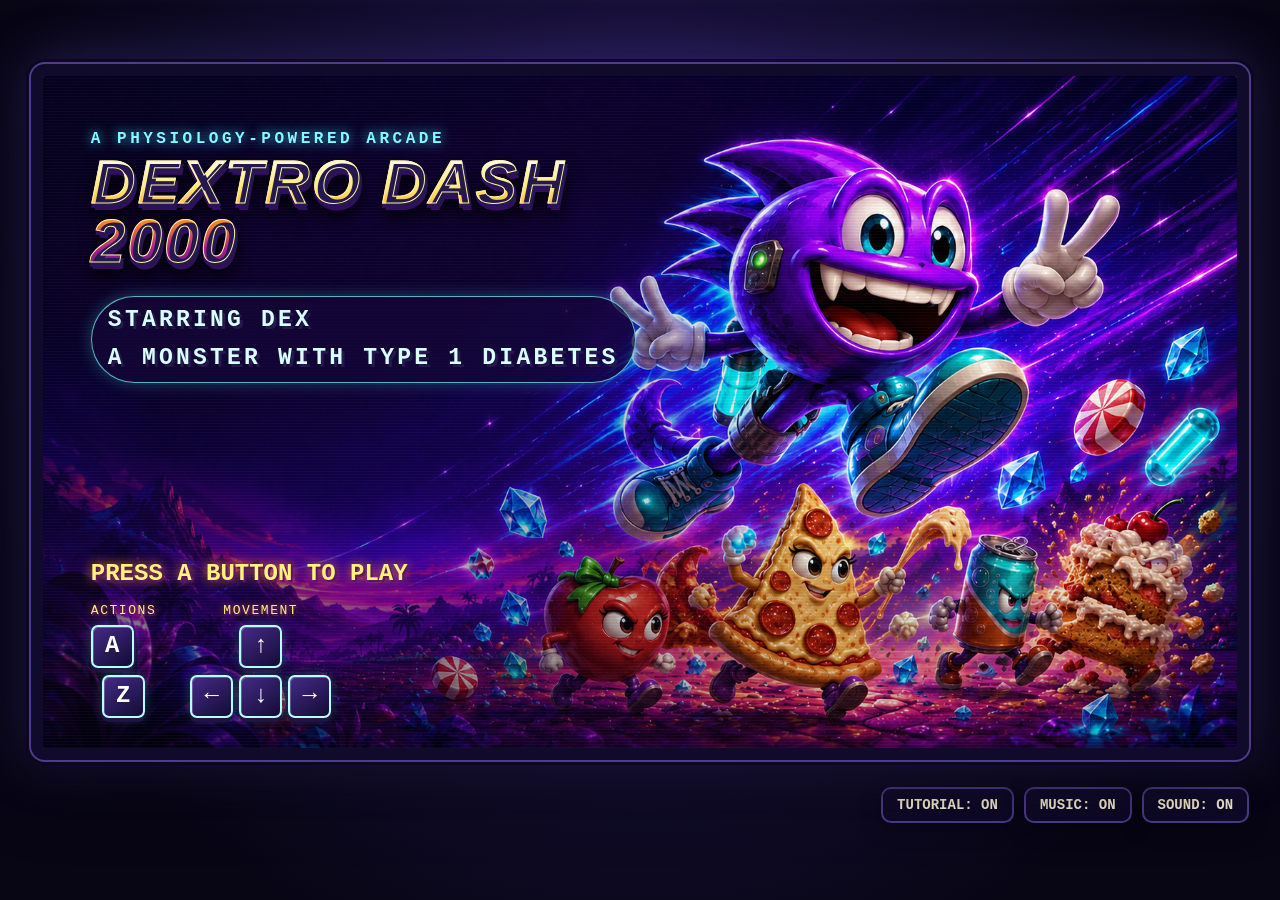
<file: index.html>
<!doctype html>
<html lang="en">
<head>
    <meta charset="utf-8">
    <meta name="viewport" content="width=device-width, initial-scale=1">
    <title>DEXTRO DASH 2000 - playable prototype</title>
    <link rel="icon" href="data:image/svg+xml,<svg xmlns='http://www.w3.org/2000/svg' viewBox='0 0 32 32'><rect width='32' height='32' rx='7' fill='%23100b28'/><circle cx='16' cy='16' r='10' fill='%237d24b7'/><circle cx='13' cy='13' r='2' fill='white'/><circle cx='20' cy='13' r='2' fill='white'/><path d='M11 20 Q16 24 22 19' fill='none' stroke='%237cf5ff' stroke-width='2' stroke-linecap='round'/></svg>">
    <link rel="stylesheet" href="style.css?v=0.1.4">
</head>
<body>
    <main class="game-page">
        <section class="game-cabinet" aria-label="DEXTRO DASH 2000">
            <canvas
                id="gameCanvas"
                width="1920"
                height="1080"
                tabindex="0"
                aria-label="Playable platform game. Use the left and right arrow keys to run, the up arrow to jump, Z to release stored pump insulin, and A to eat candy.">
            </canvas>

            <div id="gameOverlay" class="game-overlay title-screen">
                <p class="title-kicker">A PHYSIOLOGY-POWERED ARCADE</p>
                <h1 id="overlayTitle">DEXTRO DASH 2000</h1>
                <p id="overlaySubtitle">STAGE 01</p>
                <div id="attractGallery" class="attract-gallery"></div>
                <div id="titleKeyboardMap" class="title-keyboard-map" aria-label="Keyboard controls: A, Z and arrow keys">
                    <div class="action-key-cluster" aria-hidden="true">
                        <span class="keyboard-group-label">ACTIONS</span>
                        <kbd>A</kbd>
                        <kbd class="key-z">Z</kbd>
                    </div>
                    <div class="arrow-key-cluster" aria-hidden="true">
                        <span class="keyboard-group-label">MOVEMENT</span>
                        <kbd class="arrow-up">↑</kbd>
                        <div class="arrow-key-row">
                            <kbd>←</kbd><kbd>↓</kbd><kbd>→</kbd>
                        </div>
                    </div>
                </div>
                <p id="overlayPrompt" class="blink">PRESS A BUTTON TO PLAY</p>
            </div>

            <div id="demoBadge" class="demo-badge hidden" aria-hidden="true">
                <strong>DEMO MODE</strong>
                    <span>PRESS ARROWS / A / Z TO PLAY</span>
            </div>

            <p id="liveStatus" class="sr-only" aria-live="polite"></p>
            <!-- Indholdet genbruges fra introens tastaturskitse i game.js. -->
            <div id="playKeyboardMap" class="title-keyboard-map play-keyboard-map" aria-label="Keyboard controls: A, Z and arrow keys" hidden></div>
            <aside id="hintPanel" class="hint-panel" aria-label="Game tip" hidden>
                <span class="hint-label">GAME TIP</span>
                <p id="gameHint" class="game-hint" role="status" hidden></p>
                <span id="hintTimerLabel" class="hint-timer-label"></span>
                <progress id="hintTimer" class="hint-timer" max="8" value="8" aria-label="Time until full game speed"></progress>
            </aside>
        </section>

        <div class="game-toolbar">
            <button id="tutorialToggle" class="sound-toggle" type="button" aria-pressed="true">TUTORIAL: ON</button>
            <button id="musicToggle" class="sound-toggle" type="button" aria-pressed="true">
                MUSIC: ON
            </button>
            <button id="soundToggle" class="sound-toggle" type="button" aria-pressed="true">
                SOUND: ON
            </button>
        </div>
    </main>

    <!-- Prototypen er selvstændig: de 2 motorfiler ligger lokalt i engine/. -->
    <script src="engine/hovorka.js?v=0.1.4"></script>
    <script src="engine/physiology-engine.js?v=0.1.4"></script>
    <script src="campaign.js?v=0.1.4"></script>
    <script src="audio.js?v=0.1.4"></script>
    <script src="docs/vendor/three.min.js"></script>
    <script src="docs/dex-3d-model.js?v=0.1.4"></script>
    <script src="dex-game-renderer.js?v=0.1.4"></script>
    <script src="glucose-particles.js?v=0.1.4"></script>
    <script src="hud-particle-chamber.js?v=0.1.4"></script>
    <script src="bg-hud-renderer.js?v=0.1.4"></script>
    <script src="scenery.js?v=0.1.4"></script>
    <script src="dex-activity.js?v=0.1.4"></script>
    <script src="game.js?v=0.1.4"></script>
</body>
</html>
</file>
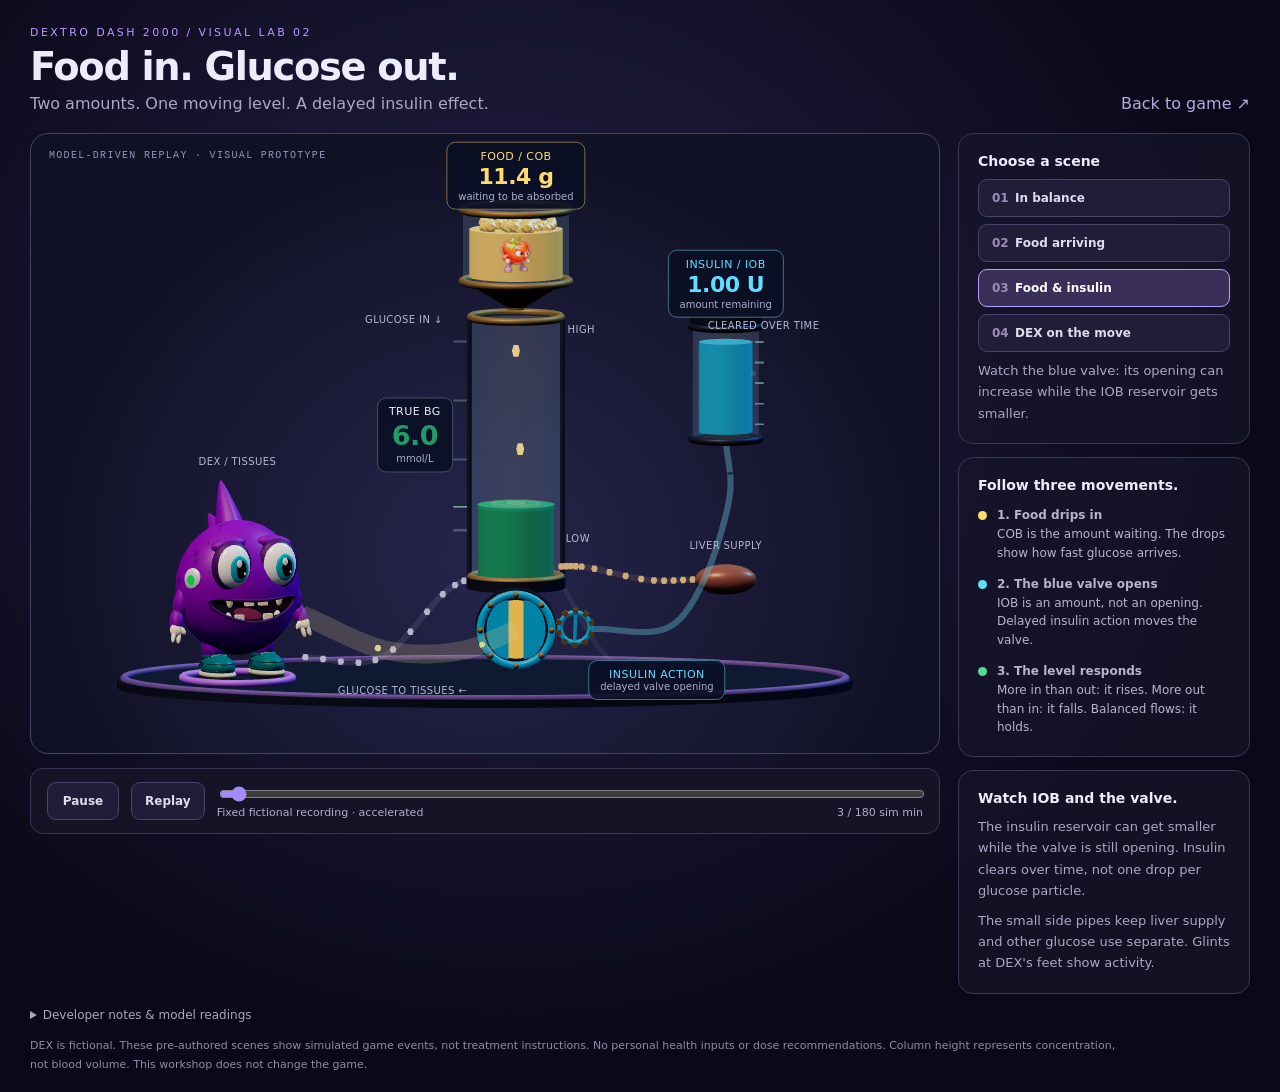
<file: docs/bg-learning.html>
<!doctype html>
<!-- Selvstændig visuel prototype; ændrer ikke spillets HUD eller motor. -->
<html lang="en"><head><meta charset="utf-8"><meta name="viewport" content="width=device-width,initial-scale=1">
<title>DEXTRO DASH 2000 — Glucose workshop</title>
<style>
:root{color-scheme:dark;font:16px system-ui,sans-serif;color:#ececfa;background:#0b0919;--muted:#aaa8c6;--blue:#62dcff;--food:#ffda6d}
*{box-sizing:border-box}body{margin:0;background:radial-gradient(ellipse at 40% 35%,#241f47,transparent 68%)}
main{max-width:1680px;margin:auto;padding:26px 30px 18px}header{display:flex;align-items:end;justify-content:space-between;gap:20px;margin-bottom:20px}
.eyebrow{font-size:11px;letter-spacing:.22em;color:#bc99ff}h1{font-size:clamp(28px,3vw,44px);letter-spacing:-.035em;margin:5px 0}header p{color:var(--muted);margin:0}a{color:#b0acdc;text-decoration:none}a:hover{color:white}
.layout{display:grid;grid-template-columns:minmax(0,1fr) 292px;gap:18px}.preview{position:relative;background:radial-gradient(ellipse at 50% 68%,#25254d,#111125 70%);border:1px solid #494063;border-radius:18px;overflow:hidden;min-height:540px;height:min(69vh,760px)}
#scene{display:block;width:100%;height:100%}#labels{position:absolute;inset:0;pointer-events:none}.tag{position:absolute;transform:translate(-50%,-50%);text-align:center;white-space:nowrap;padding:7px 11px;border-radius:9px;background:#0c1025e6;border:1px solid #4a4b69;font-size:11px;letter-spacing:.04em}.tag strong{display:block;font-size:22px;line-height:1.3;letter-spacing:-.02em;font-variant-numeric:tabular-nums}.tag small{display:block;color:#abaec9;font-size:10px;letter-spacing:0}.tag.food{color:var(--food);border-color:#816f44}.tag.insulin{color:var(--blue);border-color:#3c738c}.tag.bg strong{font-size:27px;color:#76edaf}.tag.plain{background:transparent;border:0;color:#b5b6d4;font-size:10px}.badge{position:absolute;left:18px;top:16px;color:#9695be;font:10px ui-monospace,monospace;letter-spacing:.13em}
aside{display:flex;flex-direction:column;gap:13px}.panel{padding:19px;border:1px solid #3c3657;border-radius:15px;background:#18162ba8}.panel h2{margin:0 0 10px;font-size:14px}.panel p{color:var(--muted);font-size:13px;line-height:1.65;margin:8px 0 0}.scenarios{display:grid;gap:7px}button{cursor:pointer;border:1px solid #4b416b;border-radius:9px;background:#211c37;color:#dfdcee;padding:11px 13px;font:600 12px system-ui;text-align:left}button:hover{border-color:#b294f3;background:#312747}button:focus-visible,input:focus-visible{outline:2px solid #fff;outline-offset:3px}button[aria-pressed=true]{border-color:#b4a0ff;background:#3a2f58;color:#fff}button .num{color:#9a90b5;display:inline-block;width:23px}.key{display:flex;gap:10px;align-items:start;margin-top:13px;font-size:12px;line-height:1.55;color:#b8b4d0}.dot{width:9px;height:9px;flex:none;border-radius:50%;margin-top:5px;background:var(--c)}
.transport{display:flex;align-items:center;gap:12px;margin-top:14px;padding:13px 16px;border:1px solid #3b3455;border-radius:13px;background:#171327}.transport button{text-align:center;min-width:72px}.timeline{flex:1}.timeline input{width:100%;accent-color:#a58bfa}.timeline div{display:flex;justify-content:space-between;font-size:11px;color:#b1aaca}.timeline output{font-variant-numeric:tabular-nums}.footer{font-size:11px;color:#8e8aa8;line-height:1.7;margin:15px 0 0;max-width:1100px}details{font-size:12px;color:#a8a7bc;margin-top:14px}summary{cursor:pointer}.error{position:absolute;inset:25%;background:#25203b;padding:25px;border-radius:12px;color:#ffc0bd}#modelReadout{font:11px ui-monospace,monospace;white-space:pre-wrap;line-height:1.7}
@media(max-width:1000px){main{padding:18px}.layout{grid-template-columns:1fr}aside{display:grid;grid-template-columns:1fr 1fr}.preview{height:62vw;min-height:400px}.panel:last-child{display:none}header p{font-size:13px}}
@media(max-width:600px){main{padding:10px}header{align-items:start}header a{font-size:12px}aside{grid-template-columns:1fr}.preview{height:480px;min-height:0}.tag{font-size:9px;padding:4px}.tag strong{font-size:15px}.tag.bg strong{font-size:19px}.tag small{font-size:8px}.transport{gap:7px;padding:9px}.transport button{min-width:53px;padding:9px}.scenarios{grid-template-columns:1fr 1fr}.panel{padding:14px}.badge{font-size:8px}}
</style></head><body><main>
<header><div><div class="eyebrow">DEXTRO DASH 2000 / VISUAL LAB 02</div><h1>Food in. Glucose out.</h1><p>Two amounts. One moving level. A delayed insulin effect.</p></div><a href="../index.html">Back to game ↗</a></header>
<div class="layout"><section><div class="preview"><canvas id="scene" aria-label="Food dripping into a 3D blood glucose column, a blue insulin valve opening below it, and glucose moving toward DEX"></canvas><div class="badge">MODEL-DRIVEN REPLAY · VISUAL PROTOTYPE</div><div id="labels"></div><p id="error" class="error" hidden></p></div>
<div class="transport"><button id="pause">Pause</button><button id="replay">Replay</button><div class="timeline"><input id="timeline" type="range" min="0" max="180" value="0" step="0.25" aria-label="Replay position"><div><span>Fixed fictional recording · accelerated</span><output id="time">0 / 180 sim min</output></div></div></div></section>
<aside><section class="panel"><h2>Choose a scene</h2><div class="scenarios">
<button data-case="balance" aria-pressed="false"><span class="num">01</span>In balance</button>
<button data-case="food" aria-pressed="false"><span class="num">02</span>Food arriving</button>
<button data-case="insulin" aria-pressed="true"><span class="num">03</span>Food &amp; insulin</button>
<button data-case="run" aria-pressed="false"><span class="num">04</span>DEX on the move</button></div><p id="sceneNote"></p></section>
<section class="panel"><h2>Follow three movements.</h2><div class="key"><i class="dot" style="--c:#ffda6d"></i><span><b>1. Food drips in</b><br>COB is the amount waiting. The drops show how fast glucose arrives.</span></div>
<div class="key"><i class="dot" style="--c:#62dcff"></i><span><b>2. The blue valve opens</b><br>IOB is an amount, not an opening. Delayed insulin action moves the valve.</span></div>
<div class="key"><i class="dot" style="--c:#55d895"></i><span><b>3. The level responds</b><br>More in than out: it rises. More out than in: it falls. Balanced flows: it holds.</span></div></section>
<section class="panel"><h2>Watch IOB and the valve.</h2><p>The insulin reservoir can get smaller while the valve is still opening. Insulin clears over time, not one drop per glucose particle.</p><p>The small side pipes keep liver supply and other glucose use separate. Glints at DEX's feet show activity.</p></section></aside></div>
<details><summary>Developer notes &amp; model readings</summary><p>Column height follows true blood glucose, not CGM. The valve is a visual metaphor for delayed x1 transport action relative to its starting baseline, not a literal anatomical valve, percentage of active insulin or combined insulin effect. Its bounded opening does not calculate the glucose flow or BG. Basal action can keep it partly open with zero rapid IOB.</p><p>Glucose particles follow separate food appearance, liver output, net blood-to-tissue transport, background use and renal loss. Negative transport reverses the particles. The blue wire carries an action signal, not glucose or a stoichiometric stream of insulin. Tissue disposal and exercise act in Q2 and are not subtracted again from the blood column. Insulin also influences liver output; that effect remains in the liver stream. Particle density is bounded for readability, not a count of molecules.</p><p>The food reservoir uses actual model gut contents (D1 + D2), expressed as grams of glucose equivalent. The main game's COB is a separate time-based estimate; it is not changed by this draft. The four recordings are unchanged; no personal data, dosing inputs or recommendations are added.</p><pre id="modelReadout"></pre></details>
<p class="footer">DEX is fictional. These pre-authored scenes show simulated game events, not treatment instructions. No personal health inputs or dose recommendations. Column height represents concentration, not blood volume. This workshop does not change the game.</p>
</main><script src="vendor/three.min.js"></script><script src="../engine/hovorka.js"></script><script src="../engine/physiology-engine.js"></script><script src="../campaign.js"></script><script src="dex-3d-model.js"></script><script src="bg-learning-data.js"></script><script src="bg-learning.js?v=valve-1"></script></body></html>
</file>
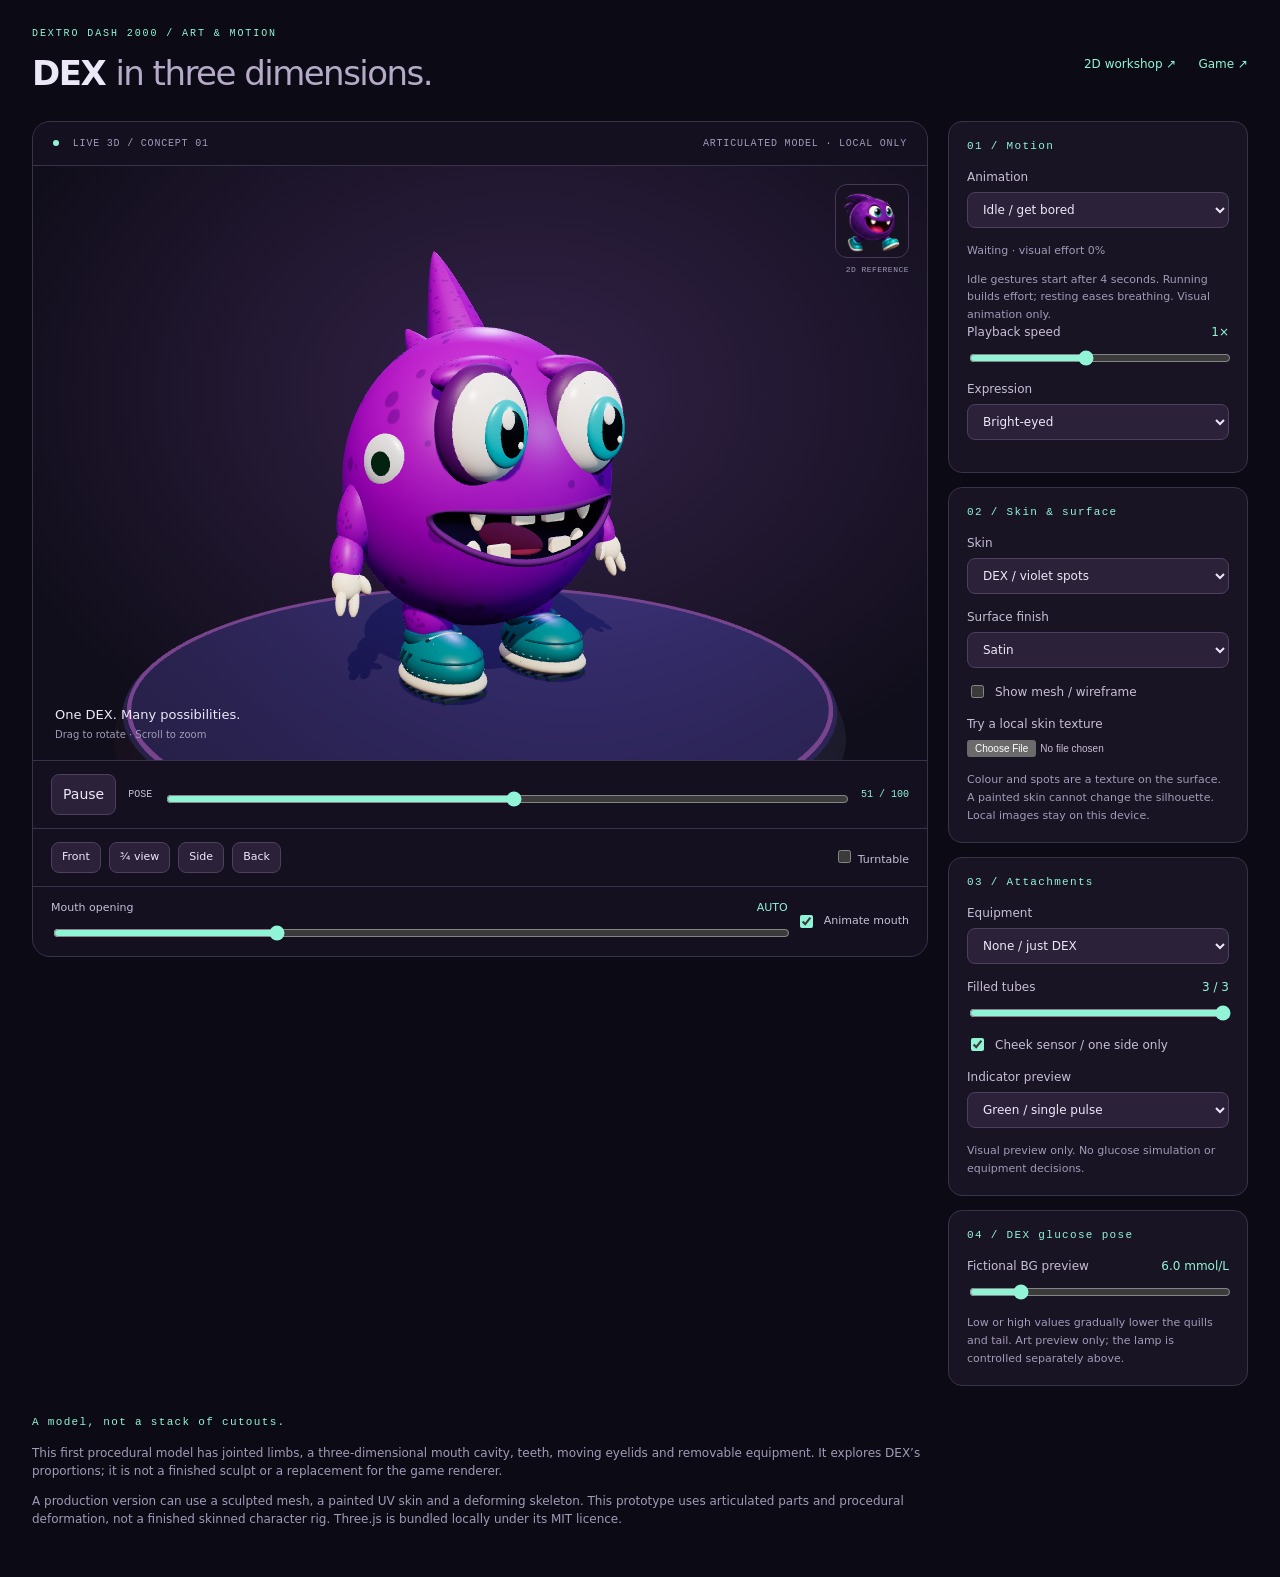
<file: docs/dex-3d.html>
<!doctype html>
<!-- Separat 3D-artprototype. Ingen spiltilstand, fysiologi eller ændringer i spillet. -->
<html lang="en"><head><meta charset="utf-8"><meta name="viewport" content="width=device-width,initial-scale=1"><title>DEX / 3D Character Lab</title><link rel="icon" href="data:,"><link rel="stylesheet" href="dex-3d.css"></head>
<body><header><div><p class="eyebrow">DEXTRO DASH 2000 / ART & MOTION</p><h1>DEX <span>in three dimensions.</span></h1></div><nav><a href="dex-workshop.html">2D workshop ↗</a><a href="../index.html">Game ↗</a></nav></header>
<main><section class="preview"><div class="stage-title"><span><i></i> LIVE 3D / CONCEPT 01</span><span id="status" role="status">Building DEX…</span></div>
<div class="viewport"><canvas id="scene" aria-label="Interactive 3D DEX. Drag to rotate; use the view buttons for keyboard control."></canvas><div class="stage-caption"><strong>One DEX. Many possibilities.</strong><span>Drag to rotate · Scroll to zoom</span></div><img class="reference" src="../assets/player-monster.png" alt="Original 2D DEX reference"><span class="reference-label">2D REFERENCE</span></div>
<div class="transport"><button id="play" aria-pressed="true">Pause</button><label>POSE <input id="frame" type="range" min="0" max="100" value="0" aria-label="Animation frame"></label><output id="frameLabel">00 / 100</output></div>
<div class="views" aria-label="Camera views"><button data-view="0">Front</button><button data-view="-32">¾ view</button><button data-view="-90">Side</button><button data-view="180">Back</button><label><input id="turntable" type="checkbox"> Turntable</label></div></section>
<aside><section class="card"><h2>01 / Motion</h2><label>Animation<select id="motion"><option value="idle">Idle / get bored</option><option value="run">Run / build up effort</option><option value="jump">Jump / tuck & land</option><option value="eat">Eat / reach & chomp</option><option value="inspect">Preview / inspect shoe</option><option value="curious">Preview / look at you</option><option value="pant">Preview / catch breath</option></select></label><p id="activityLabel" class="small">Waiting · visual effort 0%</p><p class="small">Idle gestures start after 4 seconds. Running builds effort; resting eases breathing. Visual animation only.</p><label>Playback speed <output id="speedLabel">1×</output><input id="speed" type="range" min="0.2" max="2" step="0.1" value="1"></label><label>Expression<select id="expression"><option value="happy">Bright-eyed</option><option value="sleepy">Sleepy</option><option value="grumpy">Grumpy</option></select></label><label>Mouth opening <output id="mouthLabel">AUTO</output><input id="mouth" type="range" min="0" max="100" value="30"></label><label class="check"><input id="autoMouth" type="checkbox" checked> Animate mouth</label></section>
<section class="card"><h2>02 / Skin & surface</h2><label>Skin<select id="skin"><option value="purple">DEX / violet spots</option><option value="mint">Mint / lagoon spots</option><option value="clay">Clay / shape study</option></select></label><label>Surface finish<select id="finish"><option value="satin">Satin</option><option value="gloss">Glossy arcade toy</option><option value="matte">Matte</option></select></label><label class="check"><input id="wire" type="checkbox"> Show mesh / wireframe</label><label class="file-label">Try a local skin texture<input id="texture" type="file" accept="image/png,image/jpeg,image/webp"></label><p class="small" id="skinNote">Colour and spots are a texture on the surface. A painted skin cannot change the silhouette. Local images stay on this device.</p></section>
<section class="card"><h2>03 / Attachments</h2><label>Equipment<select id="gear"><option value="none">None / just DEX</option><option value="pump">Belly pump</option><option value="backpack">Advanced backpack</option></select></label><label>Filled tubes <output id="stockLabel">3 / 3</output><input id="stock" type="range" min="0" max="3" value="3"></label><label class="check"><input id="cgm" type="checkbox" checked> Cheek sensor / one side only</label><label>Indicator preview<select id="lamp"><option value="green">Green / single pulse</option><option value="orange">Orange / paired pulse</option><option value="red">Red / fast pulse</option><option value="off">Off</option></select></label><p class="small">Visual preview only. No glucose simulation or equipment decisions.</p></section></aside>
<section class="notes"><h2>A model, not a stack of cutouts.</h2><p>This first procedural model has jointed limbs, a three-dimensional mouth cavity, teeth, moving eyelids and removable equipment. It explores DEX’s proportions; it is not a finished sculpt or a replacement for the game renderer.</p><p>A production version can use a sculpted mesh, a painted UV skin and a deforming skeleton. This prototype uses articulated parts and procedural deformation, not a finished skinned character rig. Three.js is bundled locally under its MIT licence.</p></section></main>
<template id="glucosePreview"><section class="card"><h2>04 / DEX glucose pose</h2><label>Fictional BG preview <output id="bgLabel">6.0 mmol/L</output><input id="bg" type="range" min="2.5" max="22" step="0.1" value="6"></label><p class="small">Low or high values gradually lower the quills and tail. Art preview only; the lamp is controlled separately above.</p></section></template>
<script src="vendor/three.min.js"></script><script src="dex-3d-model.js?v=5"></script><script src="dex-3d.js?v=3"></script></body></html>
</file>
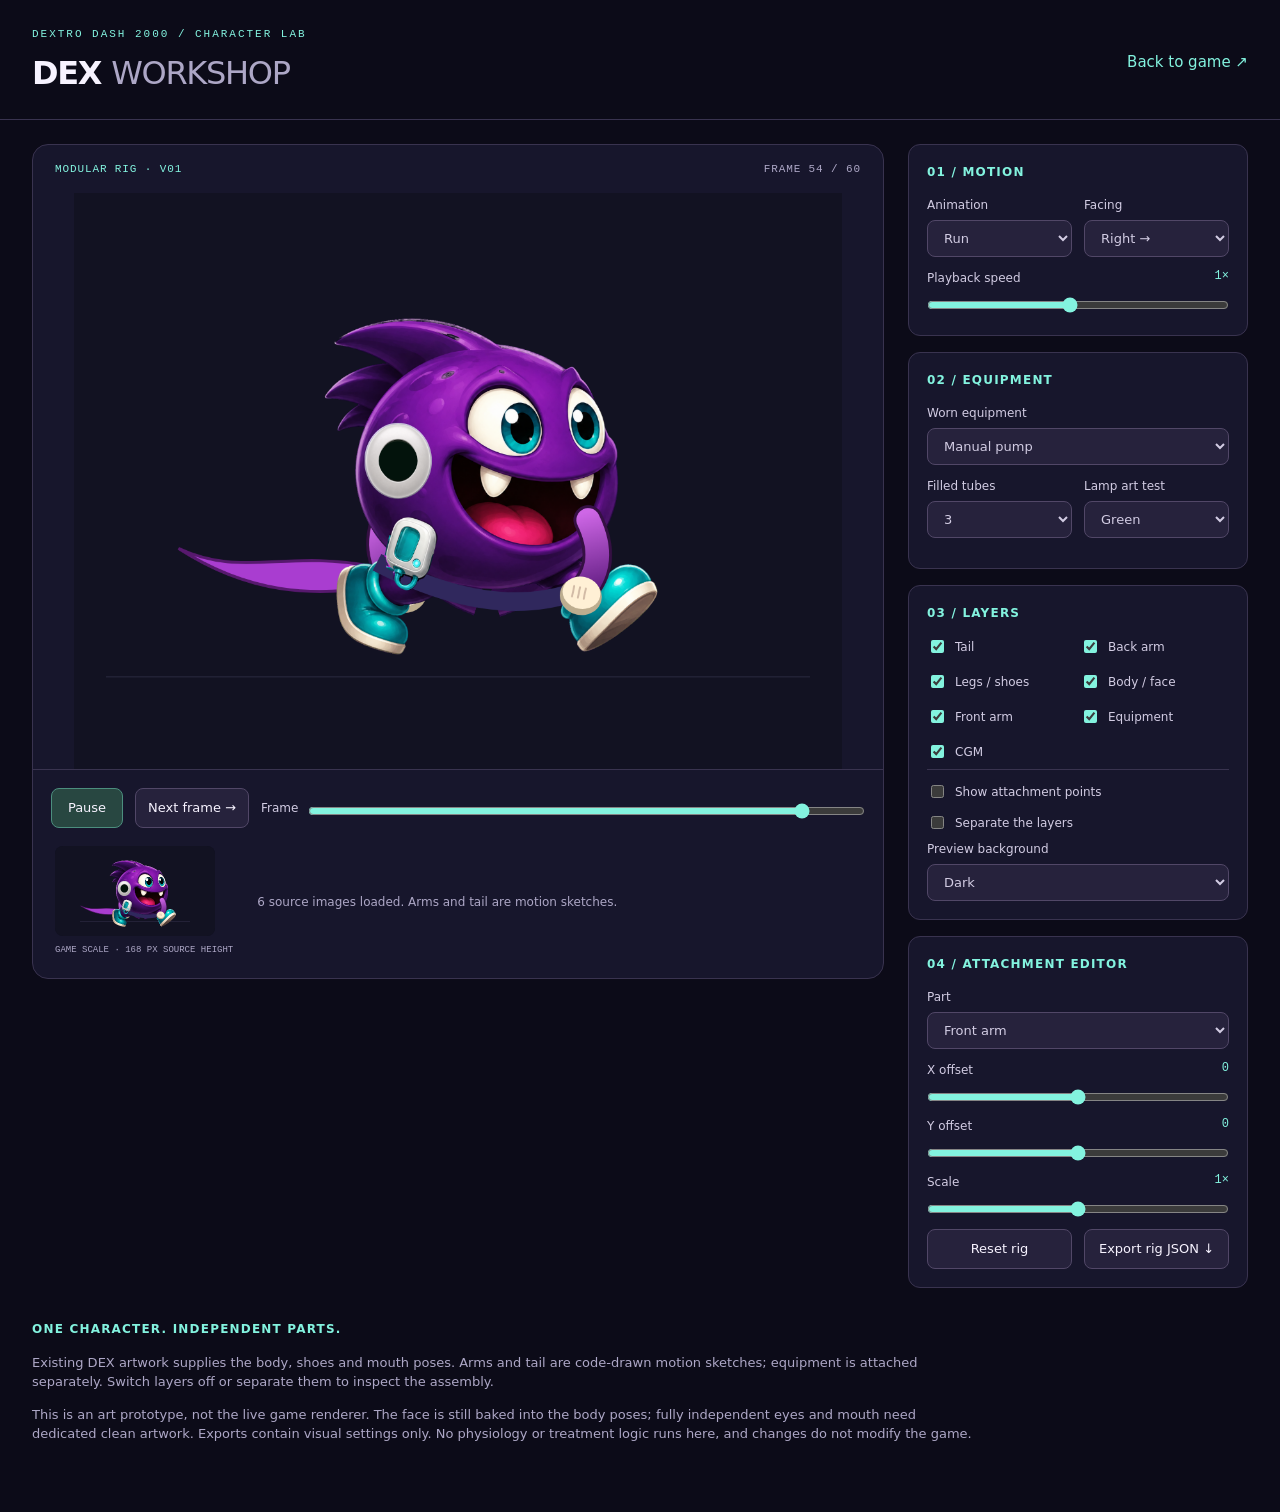
<file: docs/dex-workshop.html>
<!doctype html>
<!-- Selvstændigt animationsværksted. Ingen spilmotor eller fysiologi indlæses. -->
<html lang="en">
<head><meta charset="utf-8"><meta name="viewport" content="width=device-width,initial-scale=1"><title>DEX Workshop · DEXTRO DASH 2000</title><link rel="stylesheet" href="dex-workshop.css"></head>
<body>
<header><div><p class="eyebrow">DEXTRO DASH 2000 / CHARACTER LAB</p><h1>DEX <span>WORKSHOP</span></h1></div><a href="../index.html">Back to game ↗</a></header>
<main>
 <section class="stage-panel" aria-label="Character preview">
  <div class="stage-heading"><span class="badge">MODULAR RIG · V01</span><span id="frameReadout">FRAME 01 / 60</span></div>
  <canvas id="rigCanvas" width="1200" height="900" aria-label="Large animated DEX preview"></canvas>
  <div class="transport"><button id="playToggle" aria-pressed="true">Pause</button><button id="step">Next frame →</button><label class="timeline">Frame <input id="frame" type="range" min="0" max="59" value="0"></label></div>
  <div class="miniatures"><div><canvas id="smallPreview" width="320" height="180" aria-label="DEX at game scale"></canvas><span>GAME SCALE · 168 PX SOURCE HEIGHT</span></div><p id="loadStatus" role="status">Loading existing DEX artwork…</p></div>
 </section>
 <aside class="controls">
  <section><h2>01 / Motion</h2><div class="two-columns"><label>Animation<select id="animation"><option value="idle">Idle</option><option value="run" selected>Run</option><option value="jump">Jump</option><option value="eat">Eat</option></select></label><label>Facing<select id="facing"><option value="1">Right →</option><option value="-1">← Left</option></select></label></div><label>Playback speed <output id="speedValue">1×</output><input id="speed" type="range" min="0.1" max="2" step="0.1" value="1"></label></section>
  <section><h2>02 / Equipment</h2><label>Worn equipment<select id="equipment"><option value="none">None</option><option value="pump" selected>Manual pump</option><option value="backpack">Advanced backpack</option></select></label><div class="two-columns"><label>Filled tubes<select id="stock"><option>0</option><option>1</option><option>2</option><option selected>3</option></select></label><label>Lamp art test<select id="lamp"><option value="green">Green</option><option value="orange">Orange pair</option><option value="red">Red rapid</option><option value="off">Off</option></select></label></div></section>
  <section><h2>03 / Layers</h2><div id="layers" class="layer-grid"></div><div class="checks"><label><input id="anchors" type="checkbox"> Show attachment points</label><label><input id="separate" type="checkbox"> Separate the layers</label></div><label>Preview background<select id="background"><option value="dark">Dark</option><option value="light">Light</option><option value="checker">Transparency checker</option></select></label></section>
  <section><h2>04 / Attachment editor</h2><label>Part<select id="part"><option value="frontArm">Front arm</option><option value="backArm">Back arm</option><option value="pump">Manual pump</option><option value="backpack">Backpack</option><option value="cgm">CGM</option></select></label><label>X offset <output id="xValue">0</output><input id="offsetX" type="range" min="-25" max="25" step="0.5" value="0"></label><label>Y offset <output id="yValue">0</output><input id="offsetY" type="range" min="-25" max="25" step="0.5" value="0"></label><label>Scale <output id="scaleValue">1×</output><input id="partScale" type="range" min="0.5" max="1.5" step="0.05" value="1"></label><div class="two-columns"><button id="reset">Reset rig</button><button id="export">Export rig JSON ↓</button></div></section>
 </aside>
 <section class="notes"><h2>One character. Independent parts.</h2><p>Existing DEX artwork supplies the body, shoes and mouth poses. Arms and tail are code-drawn motion sketches; equipment is attached separately. Switch layers off or separate them to inspect the assembly.</p><p>This is an art prototype, not the live game renderer. The face is still baked into the body poses; fully independent eyes and mouth need dedicated clean artwork. Exports contain visual settings only. No physiology or treatment logic runs here, and changes do not modify the game.</p></section>
</main><script src="dex-rig.js"></script><script src="dex-workshop.js?v=ankles-2"></script>
</body></html>
</file>
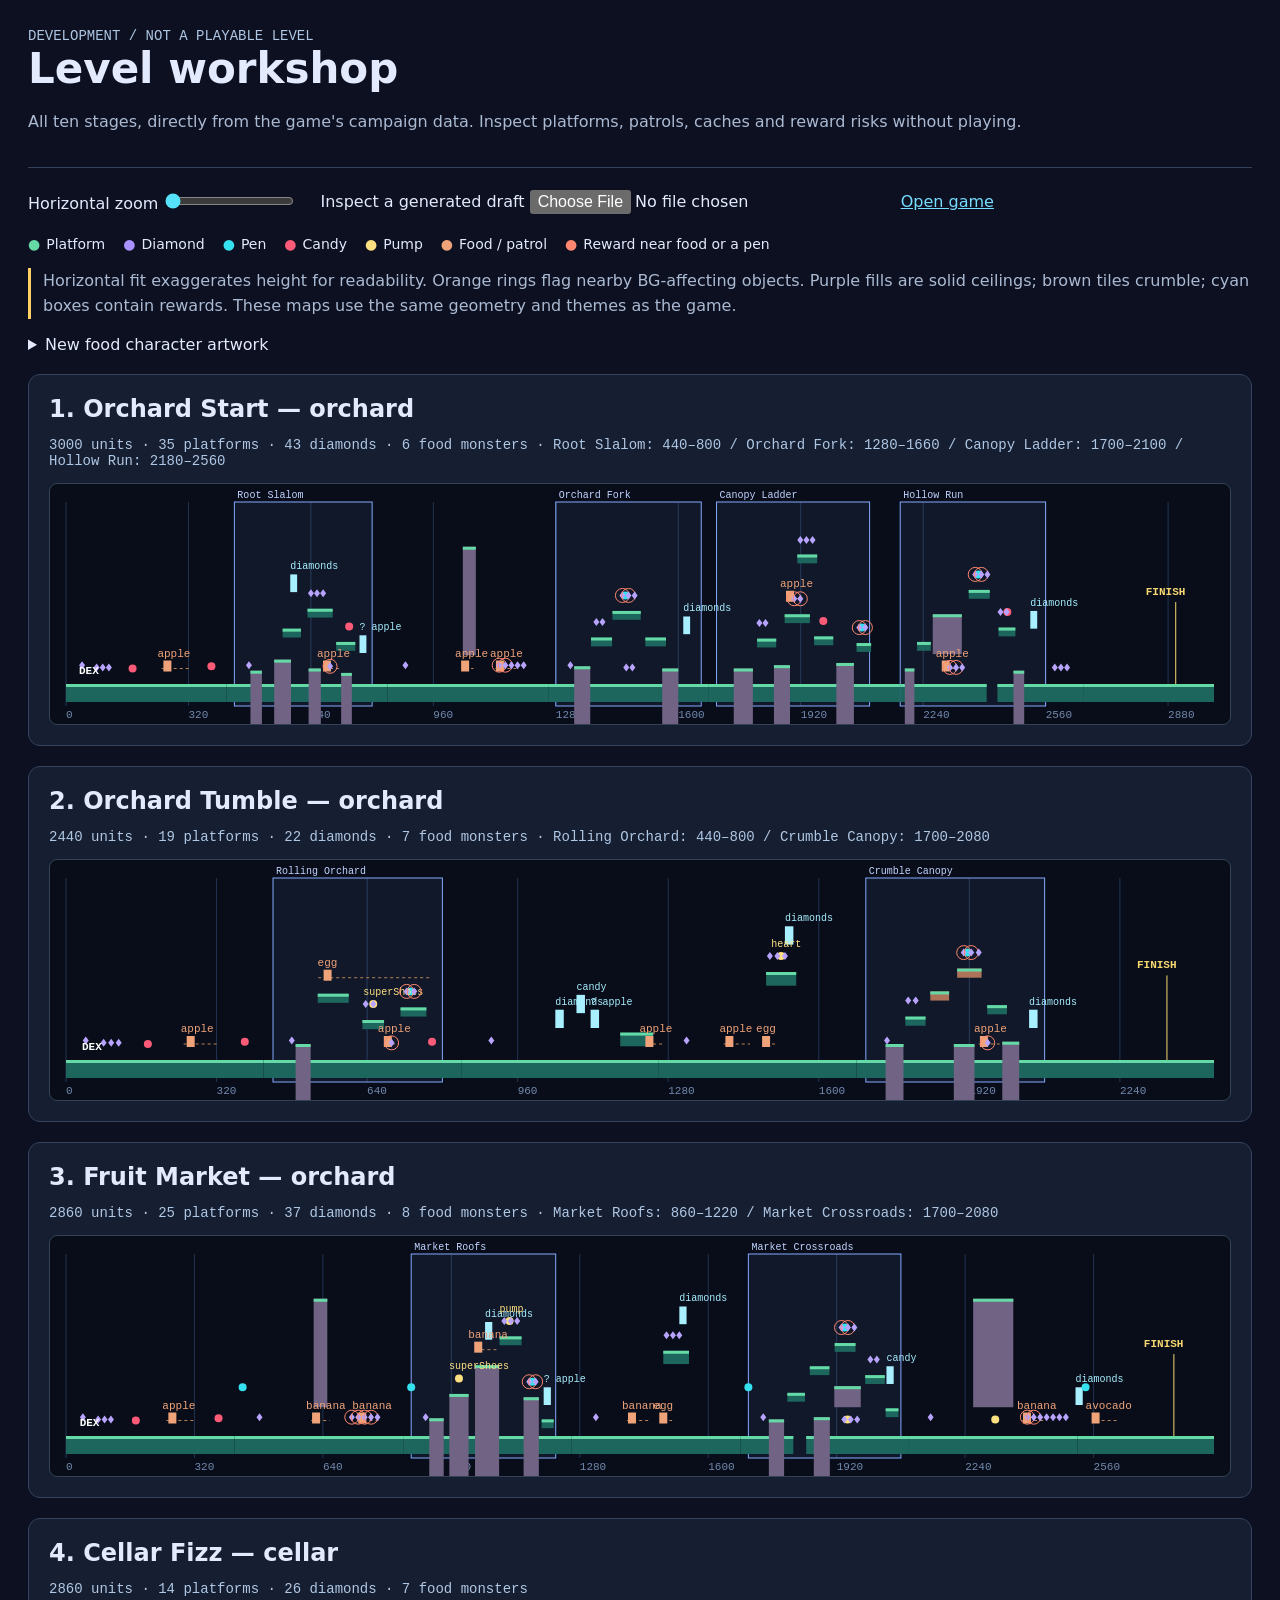
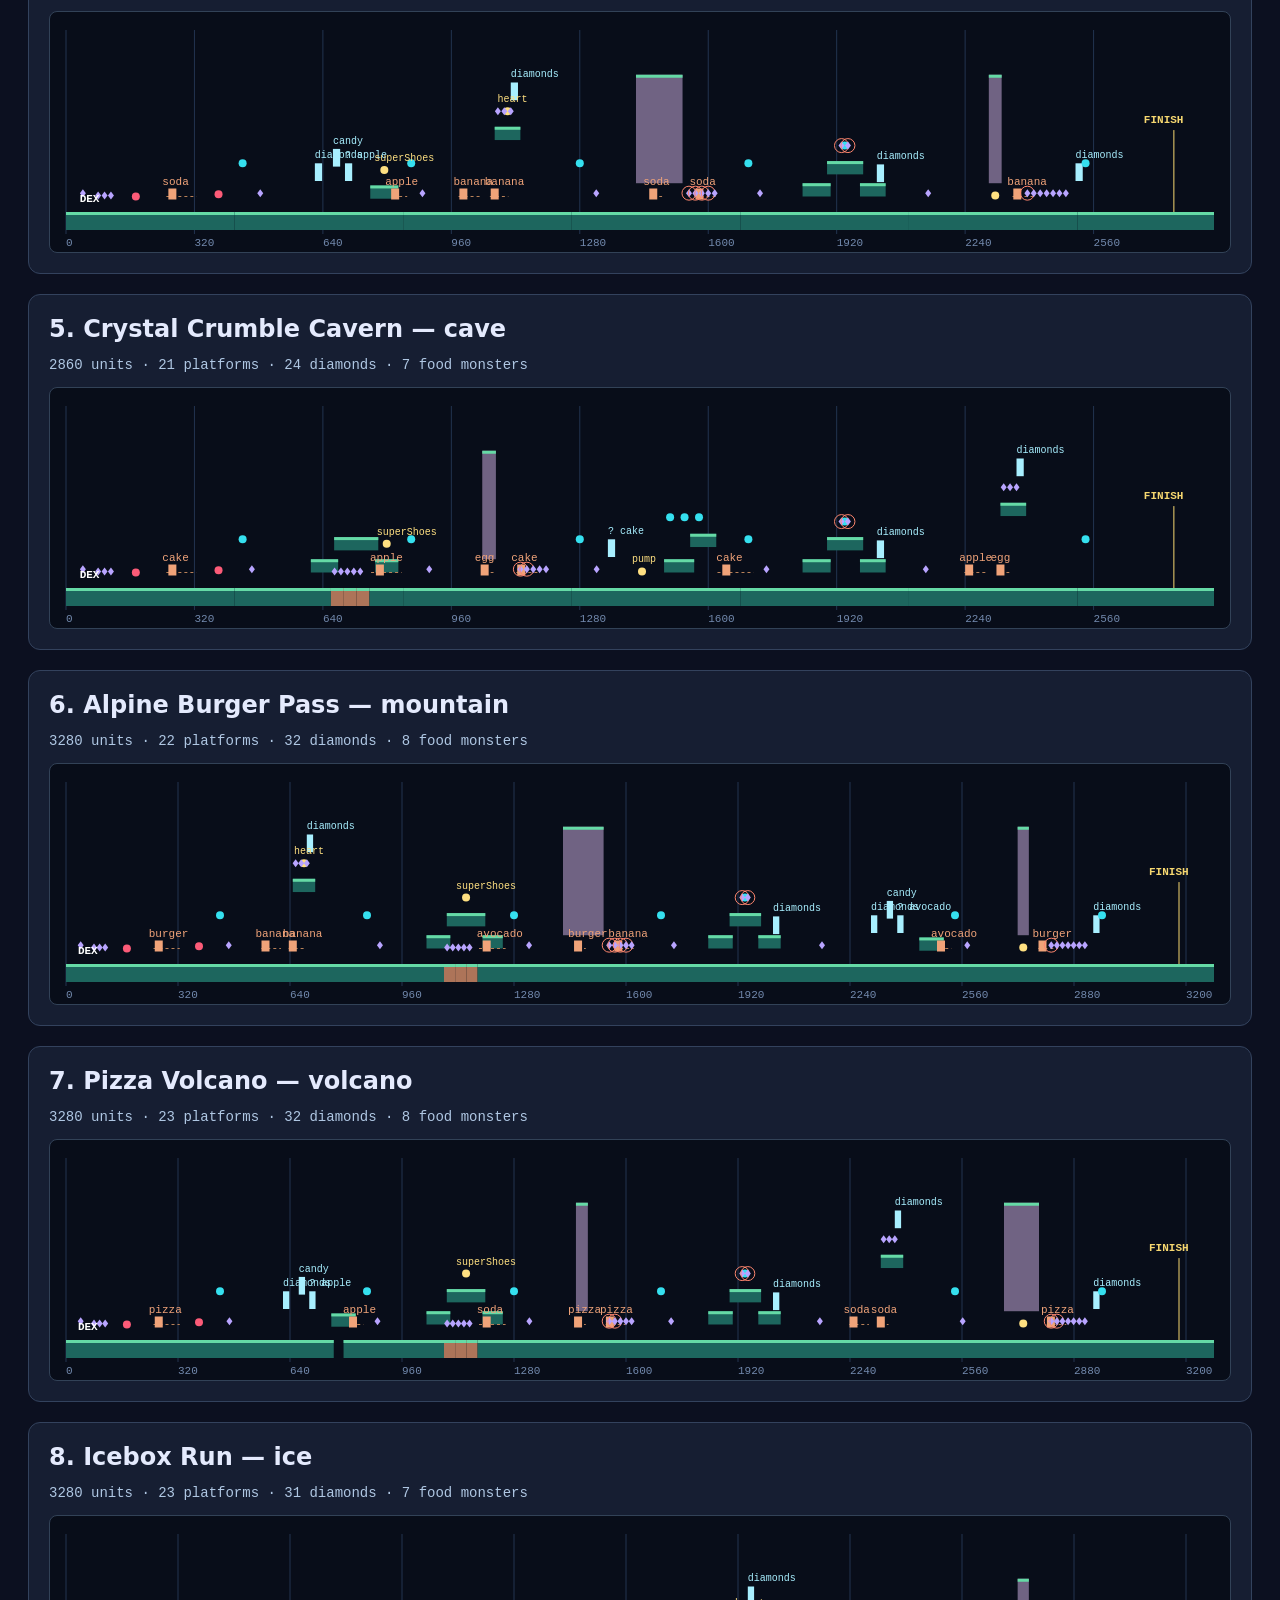
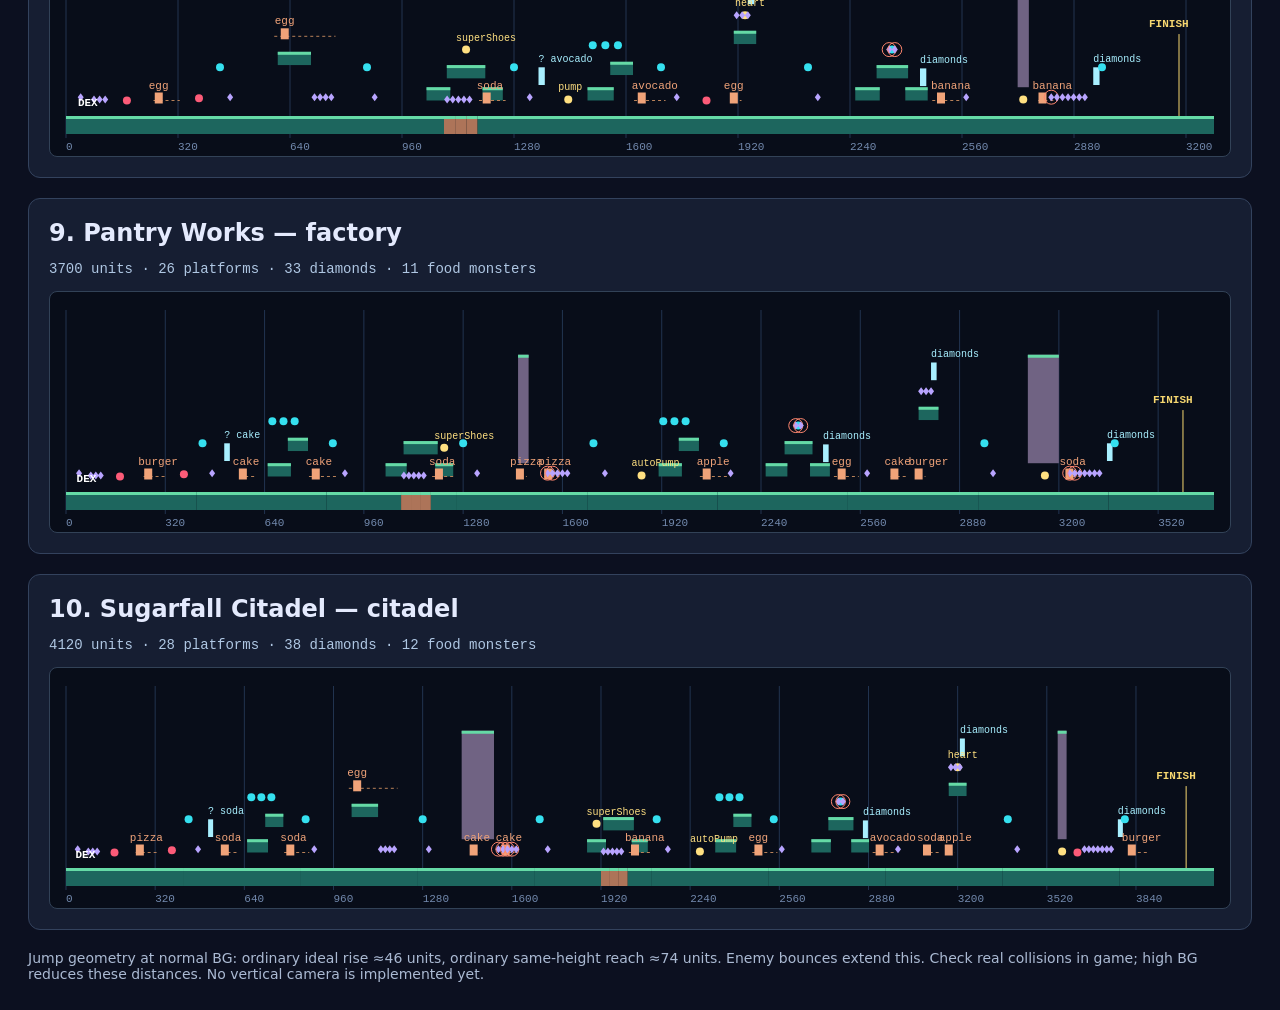
<file: docs/level-overview.html>
<!doctype html>
<!-- Development-only map of the actual stage data. No physiology or autoplay. -->
<html lang="en">
<head>
<meta charset="utf-8"><meta name="viewport" content="width=device-width, initial-scale=1">
<title>DEXTRO DASH 2000 — Level workshop</title>
<style>
:root{color-scheme:dark;font:16px system-ui;background:#0c1020;color:#e4eafd}*{box-sizing:border-box}
body{margin:auto;max-width:1600px;padding:28px}h1{font-size:clamp(25px,4vw,42px);margin:0}h2{margin:0 0 8px}
p{color:#abbad3;line-height:1.6}header{border-bottom:1px solid #35415b;padding-bottom:16px}
.toolbar{display:flex;gap:24px;flex-wrap:wrap;align-items:center;margin:22px 0}.card{padding:20px;background:#161e32;border:1px solid #33425d;border-radius:12px;margin:20px 0}
.viewport{overflow-x:auto;border-radius:8px;background:#080d19;border:1px solid #324257}canvas{display:block}
.meta{font:14px ui-monospace,monospace;color:#afc7e3}.legend{display:flex;gap:18px;flex-wrap:wrap;font-size:14px}
.legend span::before{content:'●';color:var(--color);margin-right:6px}input,button{font:inherit;accent-color:#55e3fb}a{color:#77ddff}
.note{border-left:3px solid #ffd063;padding-left:12px}footer{font-size:14px;color:#abbad3}
</style>
</head>
<body>
<header><div class="meta">DEVELOPMENT / NOT A PLAYABLE LEVEL</div><h1>Level workshop</h1>
<p>All ten stages, directly from the game's campaign data. Inspect platforms, patrols, caches and reward risks without playing.</p></header>
<div class="toolbar"><label>Horizontal zoom <input id="zoom" type="range" min="1" max="5" value="1" step="0.25"></label>
<label>Inspect a generated draft <input id="draft" type="file" accept=".json,application/json"></label><a href="../index.html">Open game</a></div>
<div class="legend"><span style="--color:#65daa6">Platform</span><span style="--color:#a892ff">Diamond</span><span style="--color:#35e0ef">Pen</span><span style="--color:#fc5b78">Candy</span><span style="--color:#ffe081">Pump</span><span style="--color:#f0a379">Food / patrol</span><span style="--color:#ff876f">Reward near food or a pen</span></div>
<p class="note">Horizontal fit exaggerates height for readability. Orange rings flag nearby BG-affecting objects. Purple fills are solid ceilings; brown tiles crumble; cyan boxes contain rewards. These maps use the same geometry and themes as the game.</p>
<details><summary>New food character artwork</summary><div id="cast" class="toolbar"></div></details>
<div id="maps"></div><p id="status" role="status"></p>
<footer>Jump geometry at normal BG: ordinary ideal rise ≈46 units, ordinary same-height reach ≈74 units. Enemy bounces extend this. Check real collisions in game; high BG reduces these distances. No vertical camera is implemented yet.</footer>
<script src="../campaign.js"></script>
<script>
/* Samme data som spillet; ingen kopier af koordinater. Tilføj nye banefiler her ved integration. */
'use strict';
const stages=[...DEXTRO_CAMPAIGN];
for(const type of ['apple','egg','banana','avocado','burger','pizza']) {
    const figure=document.createElement('figure');figure.style.margin='0';
    const img=document.createElement('img');img.src=`../assets/food-${type}.png`;img.alt=type;img.width=130;img.height=130;
    const caption=document.createElement('figcaption');caption.textContent=type;
    figure.append(img,caption);document.getElementById('cast').append(figure);
}
const maps=document.getElementById('maps'), zoom=document.getElementById('zoom');
function drawAll(){
    maps.replaceChildren();
    for(const level of stages){
        const card=document.createElement('section'); card.className='card';
        const heading=document.createElement('h2');heading.textContent=`${level.stage}. ${level.name} — ${level.theme}`;
        const meta=document.createElement('p');meta.className='meta';
        meta.textContent=`${level.width} units · ${level.platforms.length} platforms · ${level.diamonds.length} diamonds · ${level.enemies.length} food monsters${level.draft?' · DRAFT / '+level.themeProposal:''}`;
        if(level.obstacleUnits?.length) meta.textContent+=' · '+level.obstacleUnits.map(u=>`${u.name}: ${u.x}–${u.x+u.width}`).join(' / ');
        const viewport=document.createElement('div');viewport.className='viewport';
        const canvas=document.createElement('canvas');viewport.append(canvas);card.append(heading,meta,viewport);maps.append(card);
        const width=Math.max(280,viewport.clientWidth)*Number(zoom.value), height=240, dpr=devicePixelRatio||1;
        canvas.width=Math.round(width*dpr);canvas.height=height*dpr;canvas.style.width=width+'px';canvas.style.height=height+'px';
        const ctx=canvas.getContext('2d');ctx.scale(dpr,dpr);
        const minY=Math.min(0,...level.platforms.map(p=>p.y-35));
        const sx=(width-32)/level.width, sy=176/(level.groundY-minY);
        const X=x=>16+x*sx,Y=y=>24+(y-minY)*sy;
        ctx.strokeStyle='#223450';ctx.lineWidth=1;ctx.font='11px monospace';ctx.fillStyle='#7289ad';
        for(let x=0;x<level.width;x+=320){ctx.beginPath();ctx.moveTo(X(x),18);ctx.lineTo(X(x),222);ctx.stroke();ctx.fillText(x,X(x),234);}
        // Afgræns de nye forhindringsområder uden at skjule banens geometri.
        for(const unit of level.obstacleUnits||[]){ctx.fillStyle='#84aaff12';ctx.fillRect(X(unit.x),18,unit.width*sx,204);ctx.strokeStyle='#84aaff';ctx.strokeRect(X(unit.x),18,unit.width*sx,204);ctx.fillStyle='#c3d4ff';ctx.font='10px monospace';ctx.fillText(unit.name,X(unit.x)+3,14);}
        for(const p of level.platforms){ctx.fillStyle=p.solid?'#706383':p.crumble?'#ad7459':'#1d665e';ctx.fillRect(X(p.x),Y(p.y),p.width*sx,p.solid?p.height*sy:Math.min(18,p.height*sy));ctx.fillStyle='#65daa6';ctx.fillRect(X(p.x),Y(p.y),p.width*sx,3);}
        for(const b of level.blocks||[]){ctx.fillStyle='#a8efff';ctx.fillRect(X(b.x),Y(b.y),Math.max(5,b.width*sx),b.height*sy);ctx.font='10px monospace';ctx.fillText(b.reward==='monster'?'? '+b.monsterType:b.reward,X(b.x),Y(b.y)-5);}
        for(const e of level.enemies){
            ctx.strokeStyle='#b88159';ctx.setLineDash([3,3]);ctx.beginPath();ctx.moveTo(X(e.minX),Y(e.y));ctx.lineTo(X(e.maxX),Y(e.y));ctx.stroke();ctx.setLineDash([]);
            ctx.fillStyle='#f0a379';ctx.fillRect(X(e.x)-4,Y(e.y)-8,8,11);ctx.font='11px monospace';ctx.fillText(e.type,X(e.x)-10,Y(e.y)-12);
        }
        for(const item of level.items){
            ctx.fillStyle=item.type==='insulin'?'#35e0ef':item.type==='candy'?'#fc5b78':'#ffe081';
            ctx.beginPath();ctx.arc(X(item.x),Y(item.y),4,0,Math.PI*2);ctx.fill();
            if(item.type.includes('Pump')||['pump','heart','superShoes'].includes(item.type)){ctx.font='10px monospace';ctx.fillText(item.type,X(item.x)-10,Y(item.y)-9);}
        }
        for(const [x,y] of level.diamonds){
            const risky=level.items.some(i=>i.type==='insulin'&&Math.abs(i.x-x)<23&&Math.abs(i.y-y)<21)||level.enemies.some(e=>Math.abs(e.x-x)<28&&Math.abs(e.y-y)<23);
            if(risky){ctx.strokeStyle='#ff876f';ctx.beginPath();ctx.arc(X(x),Y(y),7,0,Math.PI*2);ctx.stroke();}
            ctx.fillStyle='#b8a4ff';ctx.beginPath();ctx.moveTo(X(x),Y(y)-4);ctx.lineTo(X(x)+3,Y(y));ctx.lineTo(X(x),Y(y)+4);ctx.lineTo(X(x)-3,Y(y));ctx.fill();
        }
        ctx.fillStyle='#ffffff';ctx.font='bold 11px monospace';ctx.fillText('DEX',X(34),Y(level.groundY)-10);
        ctx.strokeStyle='#f6d770';ctx.beginPath();ctx.moveTo(X(level.finishX),Y(80));ctx.lineTo(X(level.finishX),Y(level.groundY));ctx.stroke();
        ctx.fillStyle='#f6d770';ctx.fillText('FINISH',Math.min(width-52,X(level.finishX)-30),Y(80)-7);
    }
}
zoom.addEventListener('input',drawAll);window.addEventListener('resize',drawAll);
document.getElementById('draft').addEventListener('change',async event=>{
    try{
        const file=event.target.files[0];if(!file)return;
        const draft=JSON.parse(await file.text());
        if(!Number.isFinite(draft.width)||draft.width<=0||!Number.isFinite(draft.groundY)||!Number.isFinite(draft.finishX))throw Error('Invalid level bounds');
        for(const key of ['platforms','items','diamonds','enemies'])if(!Array.isArray(draft[key])||draft[key].length>5000)throw Error('Invalid '+key);
        stages.push({...draft,draft:true,name:draft.name||file.name});drawAll();document.getElementById('status').textContent='Draft loaded locally. No game files were changed.';
    }catch(error){document.getElementById('status').textContent='Could not load draft: '+error.message;}
});
drawAll();
</script></body></html>
</file>
<file: style.css>
/*
 * DEXTRO DASH 2000 - ramme omkring den spilbare canvas-prototype.
 * Canvas tegnes internt i 1920 x 1080 og vises i 16:9 uden at strække figurer.
 * Browserens højde og bredde begrænser størrelsen, så lyd og tips altid er synlige.
 */

:root {
    color-scheme: dark;
    --cabinet: #100b2a;
    --cabinet-edge: #4f3c8c;
    --screen-glow: rgba(117, 94, 255, 0.34);
    --text-main: #fff7d6;
    --text-accent: #ffe164;
}

* {
    box-sizing: border-box;
}

html,
body {
    width: 100%;
    min-height: 100%;
    margin: 0;
}

body {
    display: grid;
    place-items: center;
    min-height: 100dvh;
    overflow-x: hidden;
    background:
        radial-gradient(circle at 50% 36%, #3a2b79 0, #171037 38%, #080615 78%),
        #080615;
    color: var(--text-main);
    font-family: "Courier New", Consolas, monospace;
}

.game-page {
    /* Reservér plads til indstillinger nedenunder selve banen. */
    width: min(98vw, 1920px, calc((100dvh - 144px) * 16 / 9));
    padding: 18px;
}

.game-cabinet {
    container-type: inline-size;
    position: relative;
    width: 100%;
    /* Det indre canvas bestemmer højden; kabinetkanten må ikke strække 16:9. */
    overflow: hidden;
    border: clamp(5px, 1vw, 12px) solid var(--cabinet);
    border-radius: 14px;
    outline: 2px solid var(--cabinet-edge);
    background: #090714;
    box-shadow:
        0 0 0 5px rgba(12, 7, 31, 0.85),
        0 22px 70px rgba(0, 0, 0, 0.58),
        0 0 54px var(--screen-glow);
}

.game-toolbar {
    display: flex;
    justify-content: flex-end;
    gap: 10px;
    padding-top: 14px;
    align-items: center;
    min-height: 76px;
}

/* Fast panel i himmelområdet: hverken fastgjort til DEX eller skjult i
   værktøjslinjen. Højre side friholdes til BG, og teksten skalerer med banen. */
.hint-panel {
    position: absolute;
    z-index: 4;
    left: 6%;
    top: 22%;
    width: 74%;
    padding: clamp(8px, 1.5cqw, 24px);
    border: 2px solid #8cefff;
    border-radius: 12px;
    background: #10162bf5;
    box-shadow: 0 8px 28px #0009;
}

.hint-panel[hidden] { display: none; }

.hint-label {
    color: #8cefff;
    font: 700 clamp(10px, 1.15cqw, 17px)/1.2 "Courier New", monospace;
    letter-spacing: 0.12em;
}

.game-hint {
    margin: 0.4em 0 0.65em;
    color: #fffdf3;
    font: 700 clamp(11px, 2.45cqw, 32px)/1.35 "Courier New", monospace;
    white-space: pre-line;
}

.hint-timer-label { display: block; color: #8cefff; font: 700 clamp(10px, 1.3cqw, 18px)/1.4 "Courier New", monospace; }
.hint-timer { display: block; width: 100%; height: 10px; margin-top: 8px; border: 0; border-radius: 5px; overflow: hidden; background: #29243d; accent-color: #8cefff; }
.hint-timer::-webkit-progress-bar { background: #29243d; }
.hint-timer::-webkit-progress-value { background: #8cefff; }
.hint-timer::-moz-progress-bar { background: #8cefff; }

.sound-toggle {
    min-width: 104px;
    padding: 9px 14px;
    border: 2px solid var(--cabinet-edge);
    border-radius: 10px;
    background: rgba(16, 11, 42, 0.88);
    color: var(--text-main);
    box-shadow: 0 6px 20px rgba(0, 0, 0, 0.35);
    font: 700 14px/1 "Courier New", Consolas, monospace;
    cursor: pointer;
}

.sound-toggle:hover,
.sound-toggle:focus-visible {
    border-color: var(--text-accent);
    outline: 2px solid rgba(255, 225, 100, 0.3);
    outline-offset: 2px;
}

.sound-toggle[aria-pressed="false"] {
    color: #aaa5bf;
}

#gameCanvas {
    display: block;
    width: 100%;
    height: auto;
    outline: 0;
    background: #5e4ac7;
    image-rendering: auto;
}

.game-overlay {
    position: absolute;
    inset: 0;
    display: flex;
    flex-direction: column;
    align-items: center;
    justify-content: center;
    padding: 8%;
    text-align: center;
    text-shadow: 3px 3px 0 #25184d;
    background: rgba(12, 8, 38, 0.48);
    backdrop-filter: blur(1.5px);
    transition: opacity 120ms linear;
}

/* Den nye key art har bevidst et roligt felt i venstre side. Titel, styring og
   startprompt bliver i dette felt, så ingen tekst længere dækker DEX eller
   sammenstødet i billedets højre halvdel. */
.game-overlay.title-screen {
    justify-content: flex-start;
    align-items: flex-start;
    padding-top: 4.5%;
    padding-left: 4%;
    text-align: left;
    background:
        linear-gradient(90deg, rgba(5, 2, 28, 0.50) 0%, rgba(8, 3, 34, 0.25) 42%, transparent 65%),
        linear-gradient(180deg, transparent 62%, rgba(4, 2, 20, 0.20) 100%),
        url("assets/title-splash-v4.png") center center / cover no-repeat;
    backdrop-filter: none;
    isolation: isolate;
}

.game-overlay.title-screen::after,
.game-overlay.credits-screen::after {
    position: absolute;
    inset: 0;
    z-index: -1;
    content: "";
    pointer-events: none;
    background: repeating-linear-gradient(
        0deg,
        rgba(255, 255, 255, 0.025) 0,
        rgba(255, 255, 255, 0.025) 1px,
        rgba(0, 0, 0, 0.035) 1px,
        rgba(0, 0, 0, 0.035) 3px
    );
}

.game-overlay.hidden {
    pointer-events: none;
    opacity: 0;
}

.game-overlay h1 {
    margin: 0;
    color: var(--text-accent);
    font-size: clamp(24px, 6vw, 68px);
    line-height: 0.95;
    letter-spacing: 0.04em;
}

.game-overlay.title-screen h1 {
    max-width: 59%;
    color: transparent;
    background: linear-gradient(180deg, #fffef2 3%, #ffe86f 30%, #ff8b24 57%, #a51d8d 82%, #5b1b78 100%);
    background-clip: text;
    filter: drop-shadow(0 4px 0 #30105d) drop-shadow(0 8px 8px rgba(0, 0, 0, 0.78));
    font-family: Impact, Haettenschweiler, "Arial Black", sans-serif;
    font-size: clamp(30px, 5.5vw, 62px);
    font-style: italic;
    letter-spacing: 0.035em;
    -webkit-background-clip: text;
    -webkit-text-stroke: 1px #fff2aa;
    animation: title-power-pulse 2.8s ease-in-out infinite;
}

.title-kicker {
    display: none;
}

.title-screen .title-kicker {
    display: block;
    margin: 0 0 0.35em;
    color: #80ffff;
    font-size: clamp(8px, 1.35vw, 16px);
    letter-spacing: 0.22em;
    text-shadow: 0 2px 0 #241150, 0 0 12px #35d8ff;
}

.title-screen #overlaySubtitle {
    white-space: pre-line;
    line-height: 1.65;
    margin-top: 1.1em;
    padding: 0.2em 0.7em;
    border: 1px solid rgba(123, 255, 246, 0.7);
    border-radius: 999px;
    color: #d9ffff;
    background: rgba(21, 8, 57, 0.72);
    box-shadow: 0 0 16px rgba(79, 238, 255, 0.28);
    font-size: clamp(12px, 1.9vw, 23px);
    letter-spacing: 0.14em;
}

.attract-gallery { display:none; }
.gallery-screen .attract-gallery { display:grid;grid-template-columns:repeat(5,minmax(0,1fr));gap:12px;width:100%; }
.gallery-screen .monster-gallery { grid-template-columns:repeat(4,minmax(0,1fr)); }
.game-overlay.gallery-screen { padding:3%;background:rgba(12,8,30,.96); }
.gallery-screen .title-kicker,.gallery-screen .title-keyboard-map { display:none; }
.gallery-screen h1 { font-size:clamp(18px,3vw,42px);margin:0; }
.gallery-screen #overlaySubtitle,.gallery-screen #overlayPrompt { font-size:clamp(10px,1.2vw,17px);margin:8px; }
.attract-gallery>div { background:#24213c;border:1px solid #51446c;border-radius:10px;padding:6px; }
.attract-gallery canvas { width:clamp(44px,7vw,110px);height:auto;display:block;margin:auto; }
.attract-gallery strong { display:block;color:#ffda69;font-size:clamp(8px,1vw,15px); }
.game-overlay .attract-gallery p { font:clamp(8px,1vw,14px)/1.35 Arial,sans-serif;margin:5px 0;text-shadow:none;color:#eee; }
.title-keyboard-map {
    display: none;
}

.title-screen .title-keyboard-map {
    position: absolute;
    top: auto;
    bottom: 4.5%;
    left: 4%;
    display: flex;
    align-items: flex-end;
    gap: clamp(16px, 3vw, 34px);
}

.keyboard-group-label {
    color: #fff27e;
    font-size: clamp(8px, 1.15vw, 13px);
    letter-spacing: 0.12em;
    text-align: center;
    text-shadow: 1px 2px 0 #5e155f, 0 0 9px rgba(255, 141, 43, 0.72);
}

.title-keyboard-map kbd {
    display: grid;
    width: clamp(25px, 4vw, 43px);
    aspect-ratio: 1;
    place-items: center;
    border: 2px solid #b9ffff;
    border-radius: 7px;
    color: #f9ffff;
    background: linear-gradient(145deg, rgba(70, 44, 137, 0.96), rgba(19, 12, 55, 0.96));
    box-shadow:
        0 4px 0 #211344,
        inset 1px 1px 0 rgba(255, 255, 255, 0.24),
        0 0 12px rgba(76, 242, 255, 0.25);
    font: 700 clamp(13px, 2.2vw, 24px)/1 "Courier New", Consolas, monospace;
    text-shadow: 1px 2px 0 #27164f;
}

.action-key-cluster {
    display: grid;
    gap: 7px;
}

.action-key-cluster .key-z {
    margin-left: clamp(6px, 1vw, 11px);
}

.arrow-key-cluster {
    display: grid;
    gap: 7px;
}

.arrow-key-cluster .arrow-up {
    justify-self: center;
}

.arrow-key-row {
    display: flex;
    gap: 6px;
}

/* Samme taster som på forsiden, kompakt i HUD'ens ledige højre del.
   Skitsen er passiv: ingen klikflade, slowmotion eller BG-afhængige signaler. */
.play-keyboard-map {
    position: absolute;
    z-index: 3;
    bottom: 18%;
    right: 3%;
    display: flex;
    align-items: flex-end;
    gap: 2cqw;
    pointer-events: none;
}
.play-keyboard-map[hidden] { display: none; }
.play-keyboard-map.over-dex { transform: translate(-50%, -100%); }
.play-keyboard-map.actions-only .arrow-key-cluster { display: none; }
.play-keyboard-map .keyboard-group-label {
    font-size: clamp(6px, 0.9cqw, 14px);
}
.play-keyboard-map kbd {
    width: clamp(14px, 2.3cqw, 36px);
    font-size: clamp(9px, 1.5cqw, 23px);
    border-width: 1px;
    border-radius: 4px;
}
.play-keyboard-map .action-key-cluster,
.play-keyboard-map .arrow-key-cluster,
.play-keyboard-map .arrow-key-row { gap: 0.4cqw; }
.play-keyboard-map .key-z { margin-left: 0.6cqw; }

.title-screen #overlayPrompt {
    position: absolute;
    top: auto;
    bottom: calc(4.5% + clamp(96px, 11vw, 126px));
    left: 4%;
    max-width: 30%;
    color: #fff27e;
    line-height: 1.45;
    white-space: pre-line;
    text-shadow: 2px 2px 0 #5e155f, 0 0 12px #ff8d2b;
}

.game-overlay.credits-screen {
    padding: 6%;
    background:
        radial-gradient(circle at 50% 35%, rgba(89, 35, 143, 0.88), rgba(8, 5, 31, 0.97) 68%),
        #09051f;
    backdrop-filter: none;
}

.credits-screen h1 {
    color: #7ffff4;
    font-family: Impact, Haettenschweiler, "Arial Black", sans-serif;
    font-size: clamp(30px, 6vw, 68px);
    letter-spacing: 0.12em;
    text-shadow: 3px 3px 0 #501174, 0 0 18px rgba(76, 245, 255, 0.55);
}

.credits-screen #overlaySubtitle {
    max-width: 720px;
    color: #fff6cf;
    white-space: pre-line;
    font-size: clamp(10px, 1.7vw, 20px);
    line-height: 1.5;
}

.credits-screen .title-keyboard-map {
    display: none;
}

.credits-screen #overlayPrompt {
    color: #ffdc65;
    text-shadow: 2px 2px 0 #5e155f, 0 0 14px rgba(255, 220, 101, 0.75);
}

.demo-badge {
    position: absolute;
    top: 4.5%;
    left: 50%;
    z-index: 3;
    display: flex;
    align-items: center;
    gap: 0.8em;
    padding: 0.45em 0.8em;
    border: 2px solid #fff071;
    border-radius: 8px;
    color: #fff8c8;
    background: rgba(18, 7, 47, 0.86);
    box-shadow: 0 0 18px rgba(255, 94, 208, 0.5);
    font-size: clamp(9px, 1.45vw, 17px);
    transform: translateX(-50%);
    animation: demo-badge-pulse 1.2s steps(2, end) infinite;
}

.demo-badge span {
    color: #82ffff;
    font-size: 0.72em;
}

.demo-badge.hidden {
    display: none;
}

.game-overlay p {
    margin: 0.7em 0 0;
    font-size: clamp(11px, 2vw, 24px);
    font-weight: 700;
}

.game-overlay .stage-tally {
    min-width: min(82%, 620px);
    padding: 0.75em 1em;
    border: 2px solid rgba(112, 226, 223, 0.72);
    border-radius: 10px;
    color: #f7fbff;
    background: rgba(17, 16, 53, 0.78);
    text-align: left;
    white-space: pre;
    font-variant-numeric: tabular-nums;
    line-height: 1.45;
    box-shadow: 0 0 18px rgba(74, 217, 255, 0.2);
}

.blink {
    color: var(--text-accent);
    animation: blink 800ms steps(2, end) infinite;
}

.sr-only {
    position: absolute;
    width: 1px;
    height: 1px;
    padding: 0;
    margin: -1px;
    overflow: hidden;
    clip: rect(0, 0, 0, 0);
    white-space: nowrap;
    border: 0;
}

@keyframes blink {
    50% { opacity: 0; }
}

@keyframes title-power-pulse {
    0%, 100% { transform: skewX(-3deg) scale(1); }
    50% { transform: skewX(-3deg) scale(1.025); }
}

@keyframes demo-badge-pulse {
    50% { border-color: #ff5fcf; }
}

@media (max-width: 620px), (max-height: 500px) {
    .game-page {
        /* På lave landskabsskærme reserveres plads til lydknappen, så hverken
           spillefeltet eller knappen beskæres af browserkanten. */
        width: min(100vw, calc((100dvh - 126px) * 16 / 9));
        padding: 0;
    }

    .game-cabinet {
        border-width: 0;
        border-radius: 0;
        outline: 0;
    }

    .game-toolbar {
        padding: 8px;
    }

    .sound-toggle {
        min-width: 92px;
        padding: 7px 10px;
        font-size: 12px;
    }
}

@media (prefers-reduced-motion: reduce) {
    .blink,
    .game-overlay.title-screen h1,
    .demo-badge {
        animation: none;
    }
}
</file>
<file: docs/dex-3d.css>
/* Selvstændigt 3D-arbejdsbord: stor scene, rolig inspektør og mobil stabling. */
:root{color-scheme:dark;--ink:#ede8f8;--muted:#a29ab8;--edge:#39324b;--mint:#91f4d7}*{box-sizing:border-box}body{margin:0;background:#0c0b15;color:var(--ink);font:14px/1.5 system-ui,sans-serif}header{max-width:1600px;margin:auto;padding:28px 32px 22px;display:flex;justify-content:space-between;gap:24px;align-items:center}.eyebrow{font:10px monospace;letter-spacing:.19em;color:var(--mint);margin:0 0 9px}h1{font-size:34px;letter-spacing:-.045em;margin:0}h1 span{font-weight:400;color:#b5abc9}nav{display:flex;gap:22px}a{color:var(--mint);text-decoration:none;font-size:12px}main{max-width:1600px;margin:auto;padding:0 32px 32px;display:grid;grid-template-columns:minmax(0,1fr) 300px;gap:20px}.preview{border:1px solid var(--edge);border-radius:18px;overflow:hidden;background:#141020;position:sticky;top:16px;align-self:start}.stage-title{display:flex;justify-content:space-between;gap:12px;padding:16px 20px;border-bottom:1px solid var(--edge);font:10px monospace;letter-spacing:.08em;color:var(--muted)}.stage-title i{display:inline-block;width:6px;height:6px;border-radius:50%;background:var(--mint);margin-right:7px}.viewport{position:relative;height:min(66vh,700px);min-height:350px;background:radial-gradient(ellipse at 55% 38%,#332248,#110e1b 80%)}#scene{width:100%;height:100%;display:block;touch-action:none;cursor:grab}#scene:active{cursor:grabbing}.stage-caption{position:absolute;bottom:18px;left:22px;pointer-events:none;display:grid;gap:3px}.stage-caption strong{font-size:13px;font-weight:500}.stage-caption span,.reference-label{color:var(--muted);font-size:10px}.reference{position:absolute;right:18px;top:18px;width:74px;height:74px;object-fit:contain;background:#1712229c;border:1px solid #49365a;border-radius:12px;pointer-events:none}.reference-label{position:absolute;right:18px;top:99px;font:8px monospace;letter-spacing:.06em}.transport,.views{padding:13px 18px;border-top:1px solid var(--edge);display:flex;align-items:center;gap:12px}.transport label{display:flex;gap:14px;align-items:center;flex:1;margin:0;font:10px monospace}.transport input{width:100%;margin:0}.transport output{font:10px monospace;white-space:nowrap}.views{flex-wrap:wrap;gap:8px}.views label{margin:0 0 0 auto;font-size:11px}.views button{font-size:11px;padding:6px 10px}aside{display:grid;gap:14px}.card{background:#191423;border:1px solid var(--edge);border-radius:14px;padding:18px}h2{font:11px monospace;letter-spacing:.12em;color:var(--mint);margin:0 0 16px}label{display:block;font-size:12px;color:#c7bed7;margin:0 0 14px}select,button{font:inherit;color:var(--ink);background:#2b223a;border:1px solid #4c405e;border-radius:8px;padding:9px 11px}button{cursor:pointer}button:hover{border-color:var(--mint)}select{display:block;width:100%;margin-top:6px;font-size:12px}input[type=range]{display:block;width:100%;margin-top:9px;accent-color:var(--mint)}input[type=checkbox]{accent-color:var(--mint)}output{float:right;color:var(--mint)}.check{display:flex;align-items:center;gap:8px}.file-label input{font-size:10px;max-width:100%;margin-top:7px}.small{font-size:11px;line-height:1.6;color:var(--muted);margin-bottom:0}.notes{grid-column:1/-1;max-width:900px;padding-top:10px}.notes p{color:var(--muted);font-size:12px}:focus-visible{outline:2px solid var(--mint);outline-offset:3px}@media(max-width:950px){main{grid-template-columns:1fr;padding:0 16px 24px}.preview{position:static}aside{grid-template-columns:repeat(3,minmax(0,1fr))}header{padding:22px 18px}h1{font-size:27px}.viewport{height:55vh}.card{padding:13px}}@media(max-width:650px){aside{grid-template-columns:1fr}header{align-items:start}header nav{flex-direction:column;gap:8px}h1{font-size:24px}h1 span{display:block}.stage-title{font-size:8px}.viewport{min-height:360px}.reference{width:52px;height:52px}.reference-label{top:76px;font-size:7px}.views label{margin-left:0}}
</file>
<file: docs/dex-workshop.css>
/* DEX-værksted: mørkt arbejdsbord med stor figur og kompakte, mærkede kontroller. */
:root{color-scheme:dark;--surface:#17162c;--edge:#39334f;--cyan:#83f3df;--muted:#ada7c6}
*{box-sizing:border-box}body{margin:0;background:#0c0b18;color:#f7f3ff;font:15px/1.5 system-ui,sans-serif}header{max-width:1540px;margin:auto;padding:28px 32px 22px;display:flex;justify-content:space-between;align-items:center;border-bottom:1px solid var(--edge)}.eyebrow{font:11px monospace;letter-spacing:.18em;color:var(--cyan);margin:0 0 9px}h1{font-size:32px;letter-spacing:-.04em;margin:0}h1 span{color:var(--muted);font-weight:400}a{color:var(--cyan);text-decoration:none}main{max-width:1540px;margin:auto;padding:24px 32px;display:grid;grid-template-columns:minmax(0,1fr) 340px;gap:24px}.stage-panel{background:var(--surface);border:1px solid var(--edge);border-radius:16px;overflow:hidden;align-self:start;position:sticky;top:18px}.stage-heading{display:flex;justify-content:space-between;gap:12px;padding:18px 22px;font:11px monospace;color:var(--muted);letter-spacing:.08em}.badge{color:var(--cyan)}#rigCanvas{display:block;width:100%;height:auto;max-height:64vh;object-fit:contain}.transport{display:flex;align-items:center;gap:12px;padding:18px;border-top:1px solid var(--edge)}button,select{font:inherit;color:inherit;background:#26223c;border:1px solid #514767;border-radius:8px;padding:9px 12px}button{cursor:pointer;font-size:13px}button:hover{border-color:var(--cyan)}button:focus-visible,select:focus-visible,input:focus-visible{outline:2px solid var(--cyan);outline-offset:3px}#playToggle{background:#284741;border-color:#4c8e7e;min-width:72px}.timeline{display:flex;align-items:center;gap:10px;flex:1}.timeline input{min-width:40px;width:100%}input{accent-color:var(--cyan)}input[type=range]{width:100%;display:block;margin:10px 0 4px}.miniatures{display:flex;align-items:center;gap:24px;padding:0 22px 20px}.miniatures canvas{display:block;width:160px;height:90px;background:#0e1020;border-radius:8px}.miniatures span{font:9px monospace;color:var(--muted)}#loadStatus{font-size:12px;color:var(--muted)}.controls{display:grid;gap:16px}.controls section{border:1px solid var(--edge);border-radius:12px;padding:18px;background:var(--surface)}h2{font-size:12px;letter-spacing:.1em;text-transform:uppercase;margin:0 0 15px;color:var(--cyan)}label{display:block;font-size:12px;color:#d2cce3;margin-bottom:12px}label:last-child{margin-bottom:0}select{display:block;width:100%;margin-top:6px;font-size:13px}output{float:right;color:var(--cyan);font:12px monospace}.two-columns{display:grid;grid-template-columns:1fr 1fr;gap:12px}.layer-grid{display:grid;grid-template-columns:1fr 1fr;gap:4px}.layer-grid label,.checks label{display:flex;align-items:center;gap:8px}.checks{border-top:1px solid var(--edge);padding-top:12px;margin:8px 0}.notes{grid-column:1/-1;max-width:950px;padding:8px 0 30px}.notes p{color:var(--muted);font-size:13px} @media(max-width:900px){main{grid-template-columns:1fr;padding:16px}.stage-panel{position:static}.controls{grid-template-columns:1fr 1fr}header{padding:20px}.notes{grid-column:auto}}@media(max-width:520px){.controls{grid-template-columns:1fr}.transport{flex-wrap:wrap}.timeline{flex-basis:100%}.miniatures{gap:12px}h1{font-size:24px}header a{font-size:12px}}
</file>
